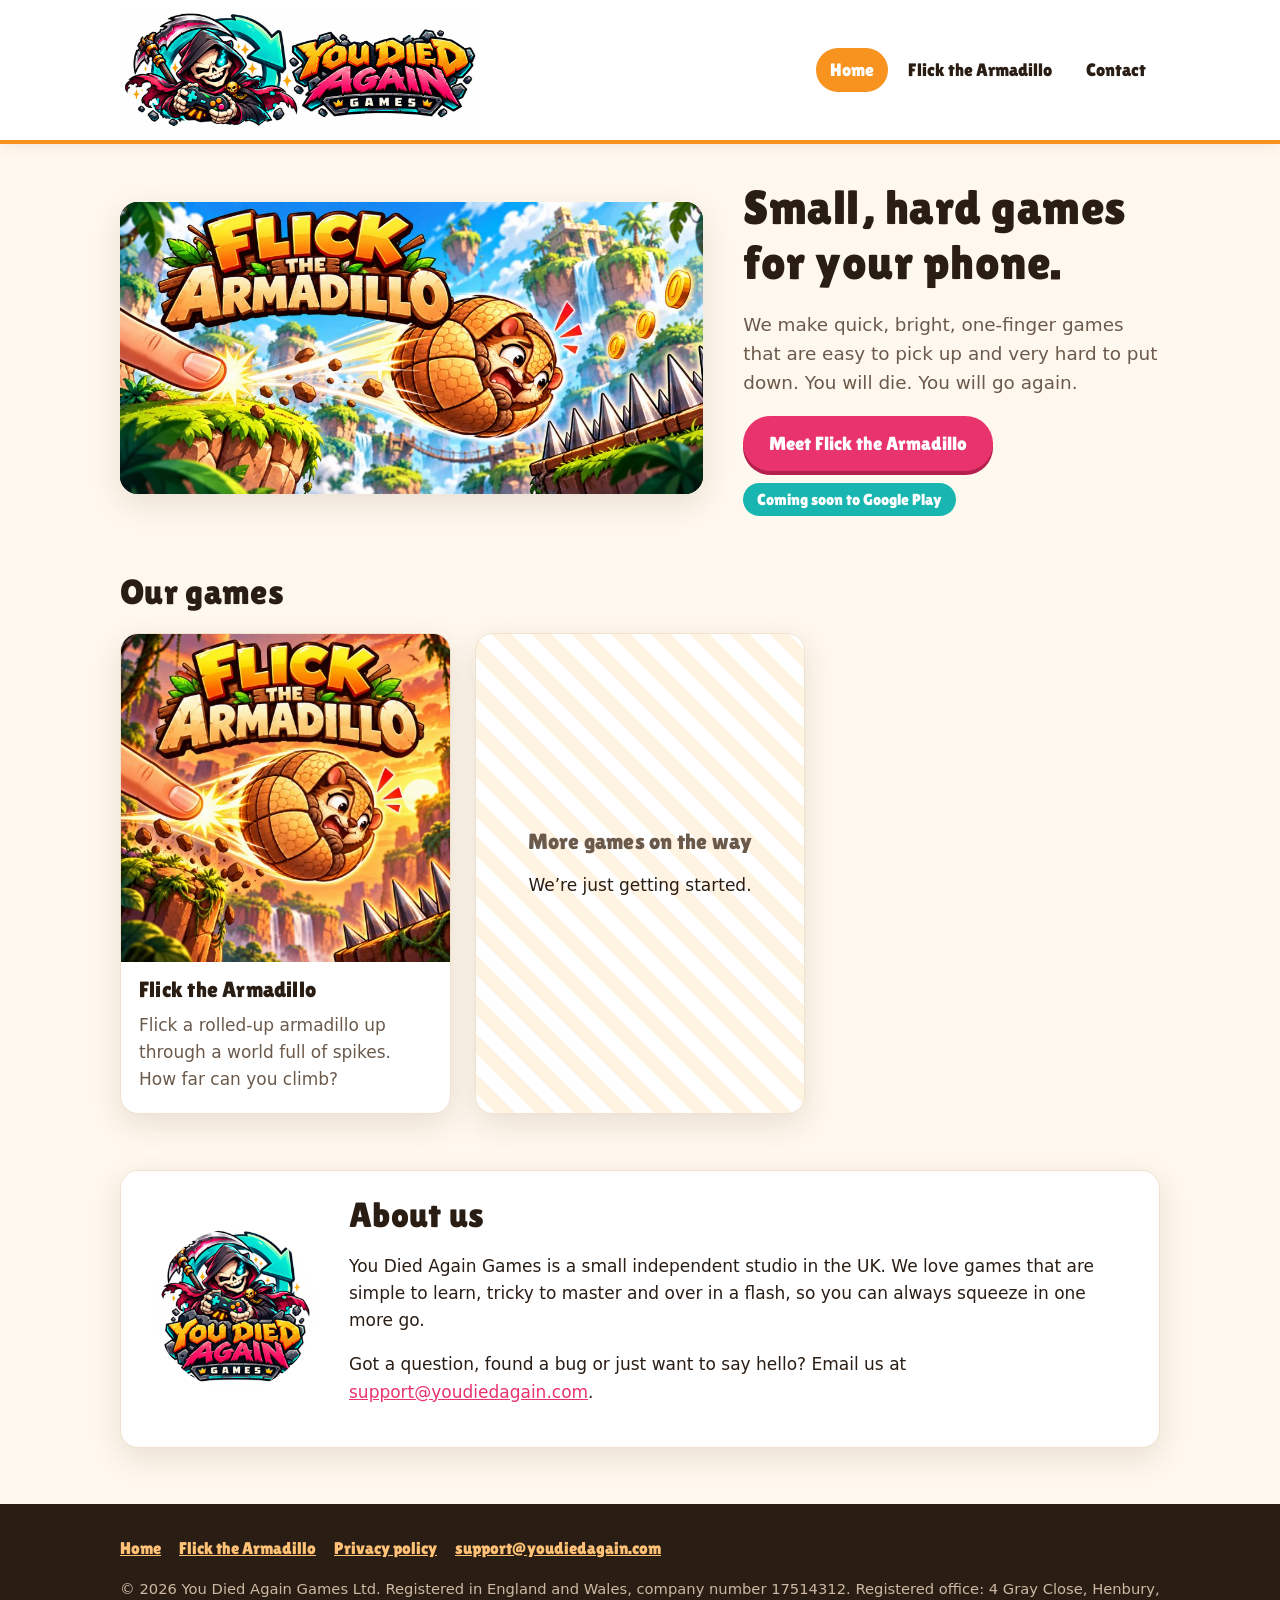
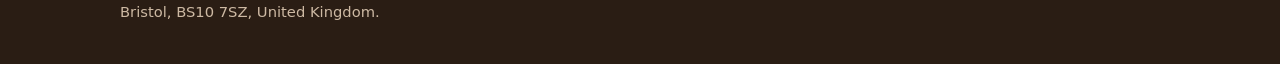
<file: index.html>
<!doctype html>
<html lang="en-GB">
<head>
<meta charset="utf-8">
<meta name="viewport" content="width=device-width, initial-scale=1">
<title>You Died Again Games – small, hard games for your phone</title>
<meta name="description" content="You Died Again Games is a small independent UK studio making quick, bright, one-finger mobile games. Our first game, Flick the Armadillo, is coming soon to Google Play.">
<link rel="icon" type="image/png" href="assets/img/favicon-64.png">
<link rel="apple-touch-icon" href="assets/img/apple-touch-icon.png">
<link rel="stylesheet" href="assets/styles.css">
<meta property="og:type" content="website">
<meta property="og:title" content="You Died Again Games">
<meta property="og:description" content="Small, hard games for your phone. Our first game, Flick the Armadillo, is coming soon.">
<meta property="og:image" content="https://youdiedagain.com/assets/img/flick-banner-1.jpg">
<meta property="og:url" content="https://youdiedagain.com/">
<meta name="twitter:card" content="summary_large_image">
</head>
<body>

<header class="site-header">
  <div class="wrap">
    <a class="brand" href="index.html"><img src="assets/img/logo-wide.jpg" alt="You Died Again Games" width="1200" height="400"></a>
    <nav class="nav" aria-label="Main">
      <a href="index.html" aria-current="page">Home</a>
      <a href="flick-the-armadillo/">Flick the Armadillo</a>
      <a href="mailto:support@youdiedagain.com">Contact</a>
    </nav>
  </div>
</header>

<main>
  <div class="wrap">

    <section class="hero">
      <a class="hero-image" href="flick-the-armadillo/">
        <img src="assets/img/flick-banner-1.jpg" alt="Flick the Armadillo: a rolled-up armadillo flicked through the air towards a row of spikes" width="1024" height="512">
      </a>
      <div class="hero-text">
        <h1>Small, hard games for your phone.</h1>
        <p>We make quick, bright, one-finger games that are easy to pick up and very hard to put down. You will die. You will go again.</p>
        <div class="hero-actions">
          <a class="btn" href="flick-the-armadillo/">Meet Flick the Armadillo</a>
          <span class="pill">Coming soon to Google Play</span>
        </div>
      </div>
    </section>

    <section class="section" id="games">
      <h2>Our games</h2>
      <div class="games">
        <a class="card game-card" href="flick-the-armadillo/">
          <img src="assets/img/flick-square.jpg" alt="Flick the Armadillo" width="512" height="512">
          <div class="body">
            <h3>Flick the Armadillo</h3>
            <p>Flick a rolled-up armadillo up through a world full of spikes. How far can you climb?</p>
          </div>
        </a>
        <div class="card coming-card">
          <div>
            <h3>More games on the way</h3>
            <p>We’re just getting started.</p>
          </div>
        </div>
      </div>
    </section>

    <section class="section" id="about">
      <div class="card about">
        <img src="assets/img/studio-logo.jpg" alt="" width="512" height="512">
        <div>
          <h2>About us</h2>
          <p>You Died Again Games is a small independent studio in the UK. We love games that are simple to learn, tricky to master and over in a flash, so you can always squeeze in one more go.</p>
          <p>Got a question, found a bug or just want to say hello? Email us at <a href="mailto:support@youdiedagain.com">support@youdiedagain.com</a>.</p>
        </div>
      </div>
    </section>

  </div>
</main>

<footer class="site-footer">
  <div class="wrap">
    <div class="links">
      <a href="index.html">Home</a>
      <a href="flick-the-armadillo/">Flick the Armadillo</a>
      <a href="privacy.html">Privacy policy</a>
      <a href="mailto:support@youdiedagain.com">support@youdiedagain.com</a>
    </div>
    <p class="legal">© 2026 You Died Again Games Ltd. Registered in England and Wales, company number 17514312. Registered office: 4 Gray Close, Henbury, Bristol, BS10 7SZ, United Kingdom.</p>
  </div>
</footer>

</body>
</html>
</file>
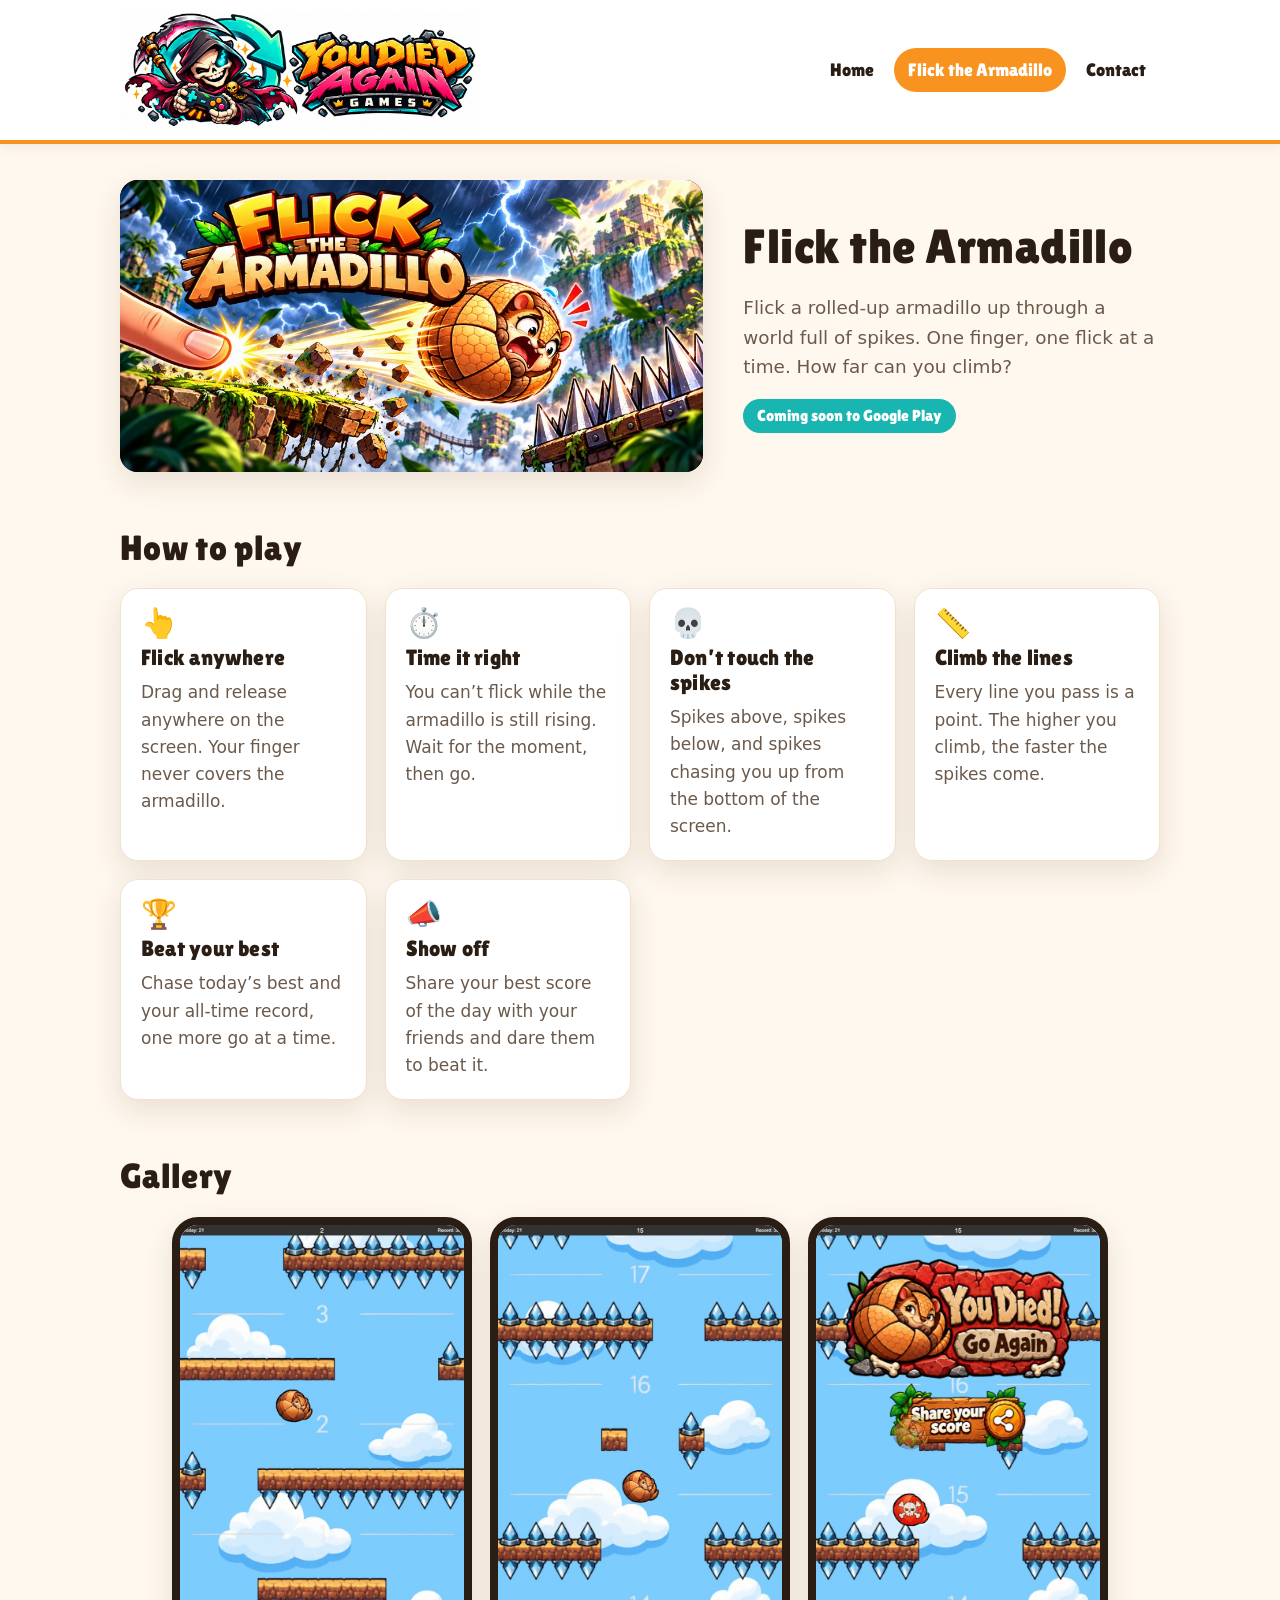
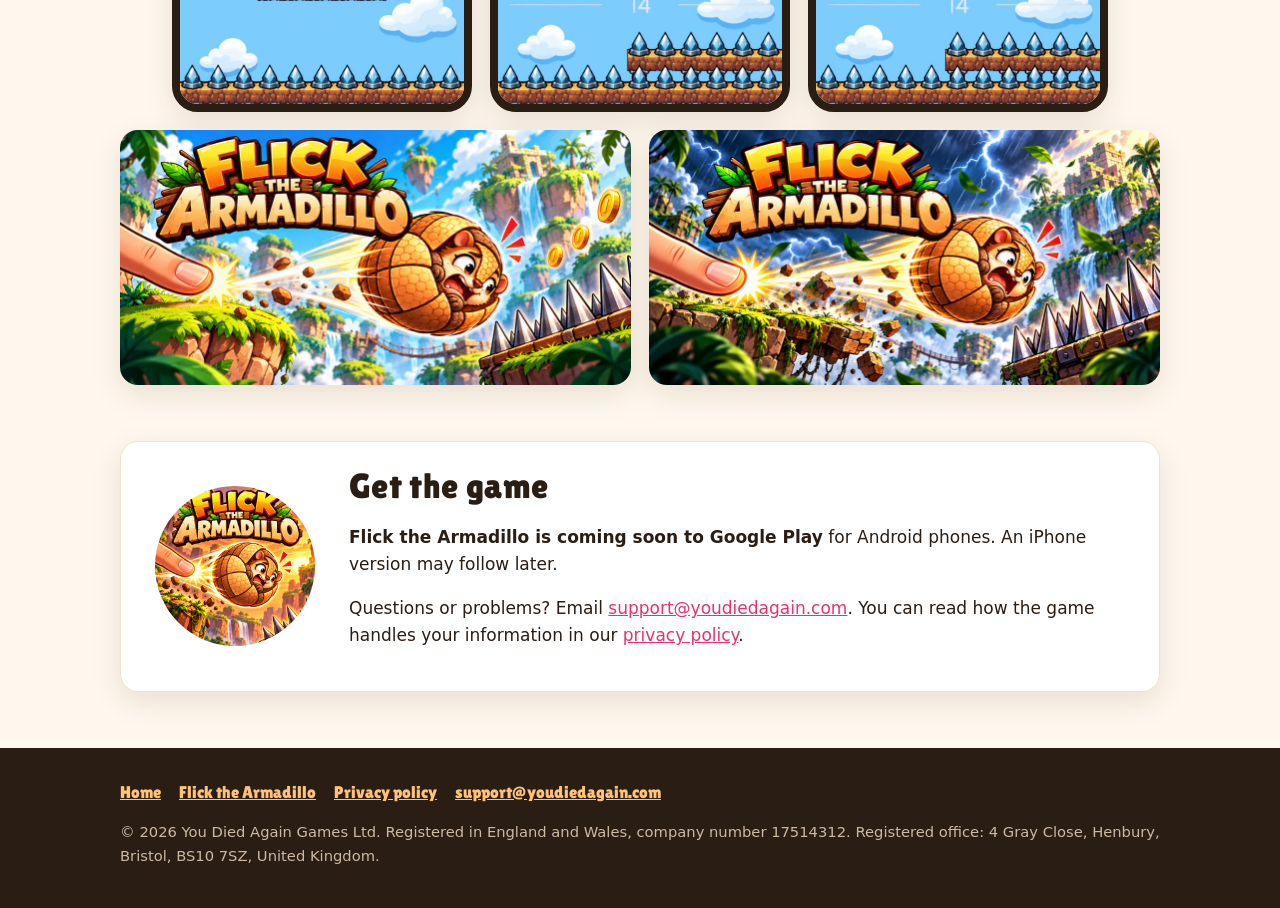
<file: flick-the-armadillo/index.html>
<!doctype html>
<html lang="en-GB">
<head>
<meta charset="utf-8">
<meta name="viewport" content="width=device-width, initial-scale=1">
<title>Flick the Armadillo – You Died Again Games</title>
<meta name="description" content="Flick a rolled-up armadillo up through a world full of spikes. A one-finger mobile game from You Died Again Games, coming soon to Google Play.">
<link rel="icon" type="image/png" href="../assets/img/favicon-64.png">
<link rel="apple-touch-icon" href="../assets/img/apple-touch-icon.png">
<link rel="stylesheet" href="../assets/styles.css">
<meta property="og:type" content="website">
<meta property="og:title" content="Flick the Armadillo">
<meta property="og:description" content="Flick a rolled-up armadillo up through a world full of spikes. How far can you climb?">
<meta property="og:image" content="https://youdiedagain.com/assets/img/flick-banner-2.jpg">
<meta property="og:url" content="https://youdiedagain.com/flick-the-armadillo/">
<meta name="twitter:card" content="summary_large_image">
</head>
<body>

<header class="site-header">
  <div class="wrap">
    <a class="brand" href="../index.html"><img src="../assets/img/logo-wide.jpg" alt="You Died Again Games" width="1200" height="400"></a>
    <nav class="nav" aria-label="Main">
      <a href="../index.html">Home</a>
      <a href="./" aria-current="page">Flick the Armadillo</a>
      <a href="mailto:support@youdiedagain.com">Contact</a>
    </nav>
  </div>
</header>

<main>
  <div class="wrap">

    <section class="hero">
      <div class="hero-image">
        <img src="../assets/img/flick-banner-2.jpg" alt="Flick the Armadillo: a rolled-up armadillo flicked off a crumbling ledge in a stormy jungle" width="1024" height="512">
      </div>
      <div class="hero-text">
        <h1>Flick the Armadillo</h1>
        <p>Flick a rolled-up armadillo up through a world full of spikes. One finger, one flick at a time. How far can you climb?</p>
        <div class="hero-actions">
          <span class="pill">Coming soon to Google Play</span>
        </div>
      </div>
    </section>

    <section class="section">
      <h2>How to play</h2>
      <div class="features">
        <div class="card feature">
          <div class="icon" aria-hidden="true">👆</div>
          <h3>Flick anywhere</h3>
          <p>Drag and release anywhere on the screen. Your finger never covers the armadillo.</p>
        </div>
        <div class="card feature">
          <div class="icon" aria-hidden="true">⏱️</div>
          <h3>Time it right</h3>
          <p>You can’t flick while the armadillo is still rising. Wait for the moment, then go.</p>
        </div>
        <div class="card feature">
          <div class="icon" aria-hidden="true">💀</div>
          <h3>Don’t touch the spikes</h3>
          <p>Spikes above, spikes below, and spikes chasing you up from the bottom of the screen.</p>
        </div>
        <div class="card feature">
          <div class="icon" aria-hidden="true">📏</div>
          <h3>Climb the lines</h3>
          <p>Every line you pass is a point. The higher you climb, the faster the spikes come.</p>
        </div>
        <div class="card feature">
          <div class="icon" aria-hidden="true">🏆</div>
          <h3>Beat your best</h3>
          <p>Chase today’s best and your all-time record, one more go at a time.</p>
        </div>
        <div class="card feature">
          <div class="icon" aria-hidden="true">📣</div>
          <h3>Show off</h3>
          <p>Share your best score of the day with your friends and dare them to beat it.</p>
        </div>
      </div>
    </section>

    <section class="section">
      <h2>Gallery</h2>
      <!-- More gameplay screenshots can go in .shots (portrait phone shots, 720 px wide). -->
      <div class="gallery-mixed">
        <div class="shots">
          <img src="../assets/img/flick-screenshot-1.jpg" alt="Gameplay: the armadillo flying up past level line 2 between spiked ledges" width="720" height="1215">
          <img src="../assets/img/flick-screenshot-2.jpg" alt="Gameplay: higher up, the armadillo climbing past line 15 towards a gap between spiky ledges" width="720" height="1215">
          <img src="../assets/img/flick-screenshot-3.jpg" alt="The You Died! Go Again screen, with the Share your score button" width="720" height="1215">
        </div>
        <div class="banners">
          <img src="../assets/img/flick-banner-1.jpg" alt="The armadillo flicked towards a row of spikes in a sunny jungle" width="1024" height="512">
          <img src="../assets/img/flick-banner-2.jpg" alt="The armadillo flicked off a crumbling ledge in a stormy jungle" width="1024" height="512">
        </div>
      </div>
    </section>

    <section class="section">
      <div class="card about">
        <img src="../assets/img/flick-square.jpg" alt="" width="512" height="512">
        <div>
          <h2>Get the game</h2>
          <p><strong>Flick the Armadillo is coming soon to Google Play</strong> for Android phones. An iPhone version may follow later.</p>
          <!-- When the game is live, add the official Google Play badge here (and the App Store badge for the iPhone version). -->
          <p>Questions or problems? Email <a href="mailto:support@youdiedagain.com">support@youdiedagain.com</a>. You can read how the game handles your information in our <a href="../privacy.html">privacy policy</a>.</p>
        </div>
      </div>
    </section>

  </div>
</main>

<footer class="site-footer">
  <div class="wrap">
    <div class="links">
      <a href="../index.html">Home</a>
      <a href="./">Flick the Armadillo</a>
      <a href="../privacy.html">Privacy policy</a>
      <a href="mailto:support@youdiedagain.com">support@youdiedagain.com</a>
    </div>
    <p class="legal">© 2026 You Died Again Games Ltd. Registered in England and Wales, company number 17514312. Registered office: 4 Gray Close, Henbury, Bristol, BS10 7SZ, United Kingdom.</p>
  </div>
</footer>

</body>
</html>
</file>
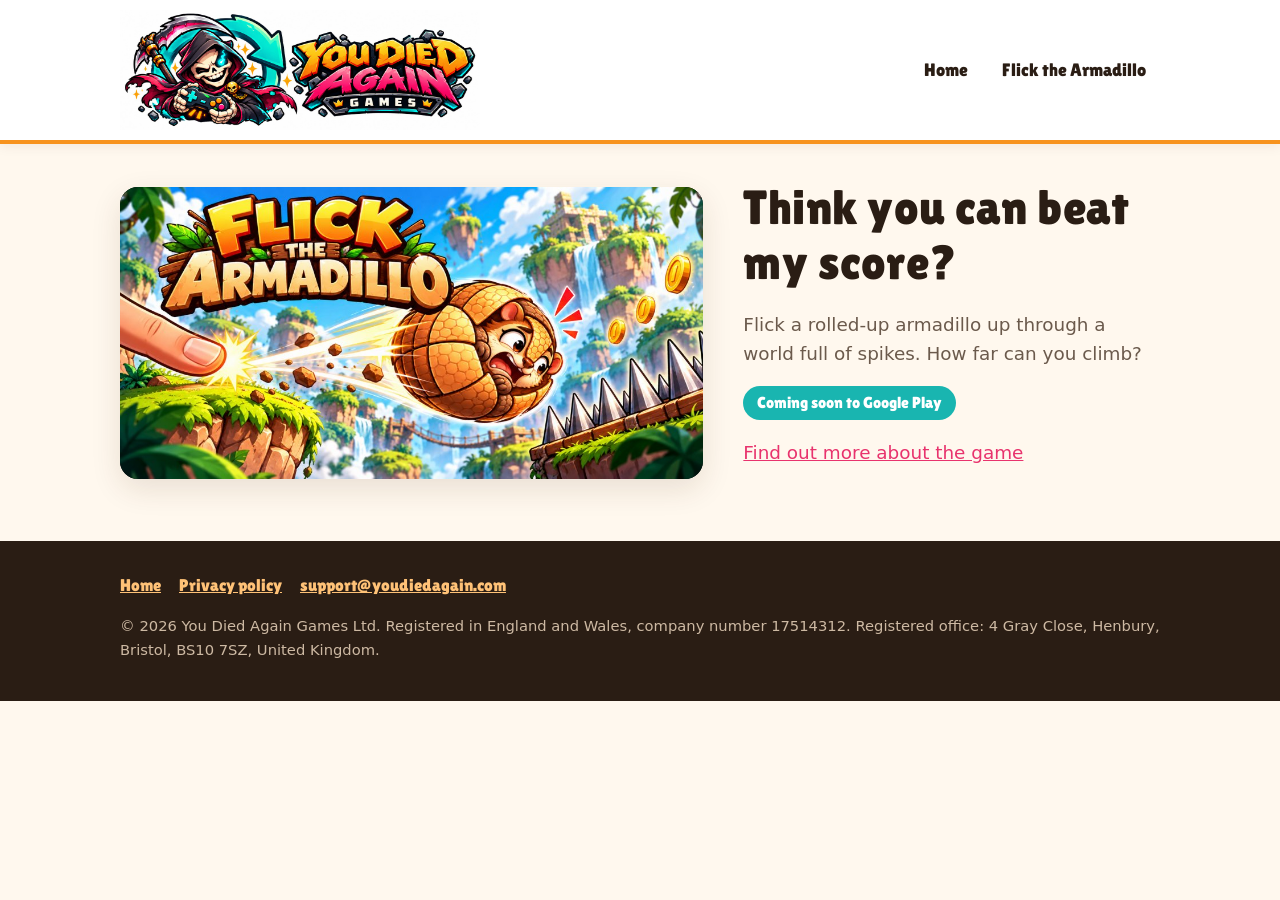
<file: flick/index.html>
<!doctype html>
<html lang="en-GB">
<head>
<meta charset="utf-8">
<meta name="viewport" content="width=device-width, initial-scale=1">
<title>Flick the Armadillo – get the game</title>
<meta name="description" content="Get Flick the Armadillo, a one-finger mobile game from You Died Again Games.">
<link rel="icon" type="image/png" href="../assets/img/favicon-64.png">
<link rel="apple-touch-icon" href="../assets/img/apple-touch-icon.png">
<link rel="stylesheet" href="../assets/styles.css">
<!-- Link previews when the share link is posted in chats and social media. -->
<meta property="og:type" content="website">
<meta property="og:title" content="Flick the Armadillo">
<meta property="og:description" content="Flick a rolled-up armadillo up through a world full of spikes. Can you beat my score?">
<meta property="og:image" content="https://youdiedagain.com/assets/img/flick-banner-1.jpg">
<meta property="og:url" content="https://youdiedagain.com/flick/">
<meta name="twitter:card" content="summary_large_image">

<script>
  // The link the game shares (https://youdiedagain.com/flick).
  // Android phones go straight to Google Play and iPhones to the App Store, once the game is live there.
  // Everyone else (computers, or before launch) sees this page.
  //
  // AT LAUNCH: set PLAY_LIVE to true. WHEN THE IPHONE VERSION IS OUT: paste its App Store link into APP_STORE_URL.
  var PLAY_LIVE = false;
  var PLAY_URL = "https://play.google.com/store/apps/details?id=com.dan.flickthearmadillo";
  var APP_STORE_URL = "";

  (function () {
    var ua = navigator.userAgent || "";
    var isAndroid = /Android/i.test(ua);
    var isIOS = /iPhone|iPad|iPod/i.test(ua) || (/Macintosh/.test(ua) && navigator.maxTouchPoints > 1);
    if (isAndroid && PLAY_LIVE) location.replace(PLAY_URL);
    else if (isIOS && APP_STORE_URL) location.replace(APP_STORE_URL);
  })();
</script>
</head>
<body>

<header class="site-header">
  <div class="wrap">
    <a class="brand" href="../index.html"><img src="../assets/img/logo-wide.jpg" alt="You Died Again Games" width="1200" height="400"></a>
    <nav class="nav" aria-label="Main">
      <a href="../index.html">Home</a>
      <a href="../flick-the-armadillo/">Flick the Armadillo</a>
    </nav>
  </div>
</header>

<main>
  <div class="wrap">
    <section class="hero">
      <div class="hero-image">
        <img src="../assets/img/flick-banner-1.jpg" alt="Flick the Armadillo" width="1024" height="512">
      </div>
      <div class="hero-text">
        <h1>Think you can beat my score?</h1>
        <p>Flick a rolled-up armadillo up through a world full of spikes. How far can you climb?</p>
        <div class="hero-actions" id="stores">
          <span class="pill" id="coming-soon">Coming soon to Google Play</span>
        </div>
        <p style="margin-top:18px"><a href="../flick-the-armadillo/">Find out more about the game</a></p>
      </div>
    </section>
  </div>
</main>

<footer class="site-footer">
  <div class="wrap">
    <div class="links">
      <a href="../index.html">Home</a>
      <a href="../privacy.html">Privacy policy</a>
      <a href="mailto:support@youdiedagain.com">support@youdiedagain.com</a>
    </div>
    <p class="legal">© 2026 You Died Again Games Ltd. Registered in England and Wales, company number 17514312. Registered office: 4 Gray Close, Henbury, Bristol, BS10 7SZ, United Kingdom.</p>
  </div>
</footer>

<script>
  // On this page (computers, or before launch): show a button for each store the game is live on.
  (function () {
    var stores = document.getElementById("stores");
    var added = false;
    if (PLAY_LIVE) { stores.insertAdjacentHTML("beforeend", '<a class="btn" href="' + PLAY_URL + '">Get it on Google Play</a>'); added = true; }
    if (APP_STORE_URL) { stores.insertAdjacentHTML("beforeend", '<a class="btn secondary" href="' + APP_STORE_URL + '">Download on the App Store</a>'); added = true; }
    if (added) document.getElementById("coming-soon").remove();
  })();
</script>

</body>
</html>
</file>
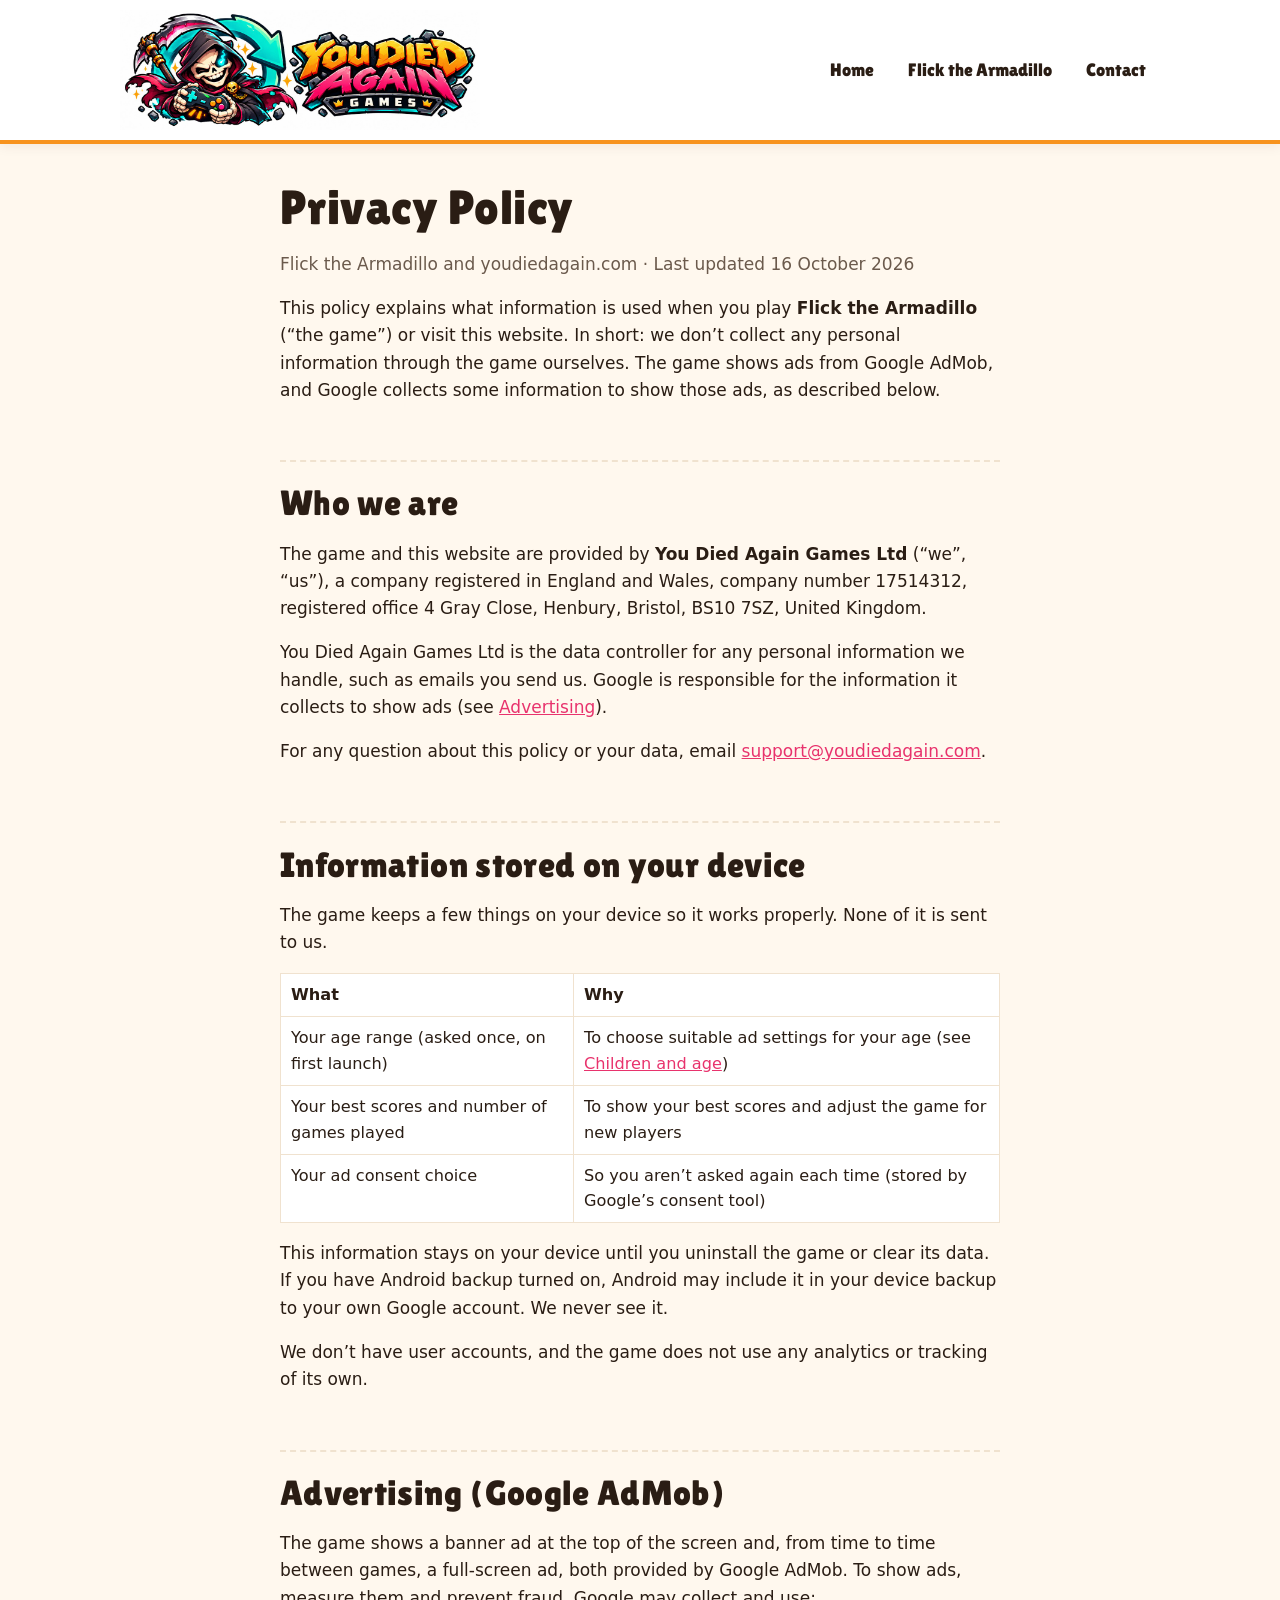
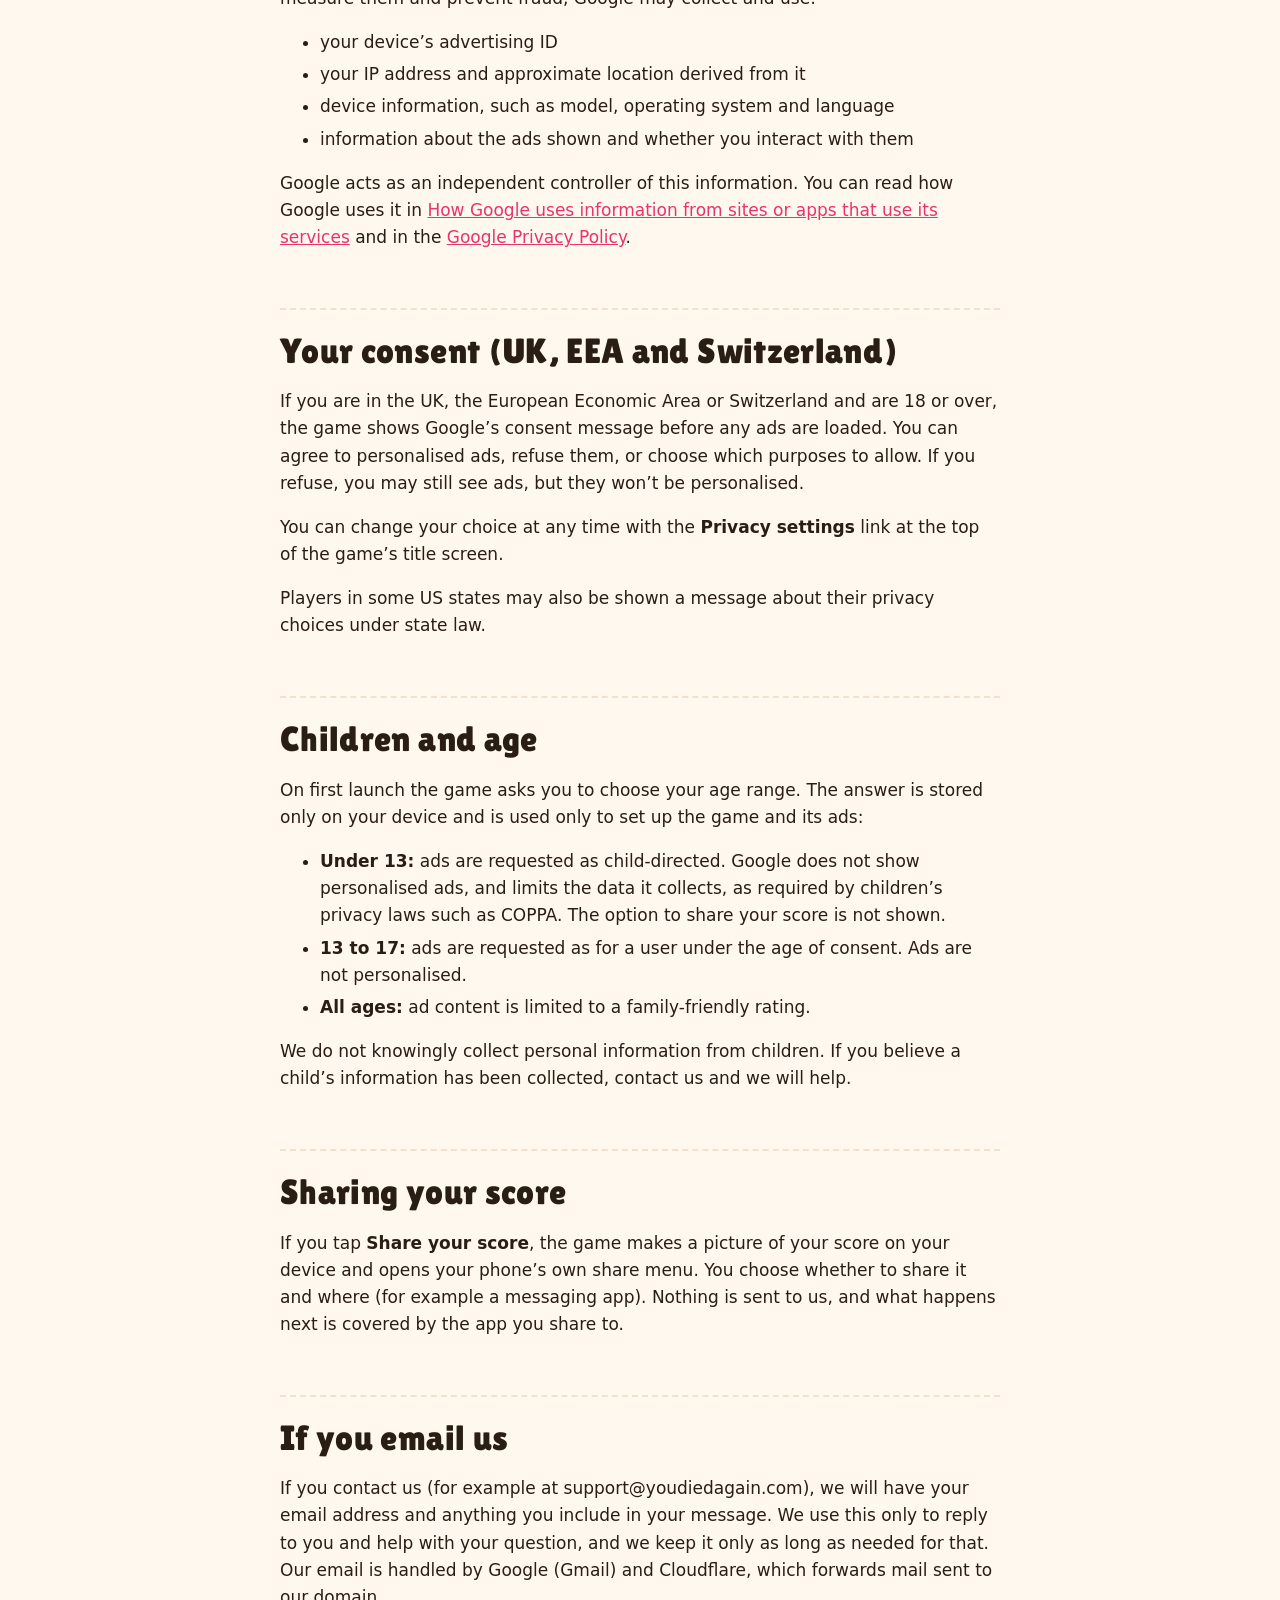
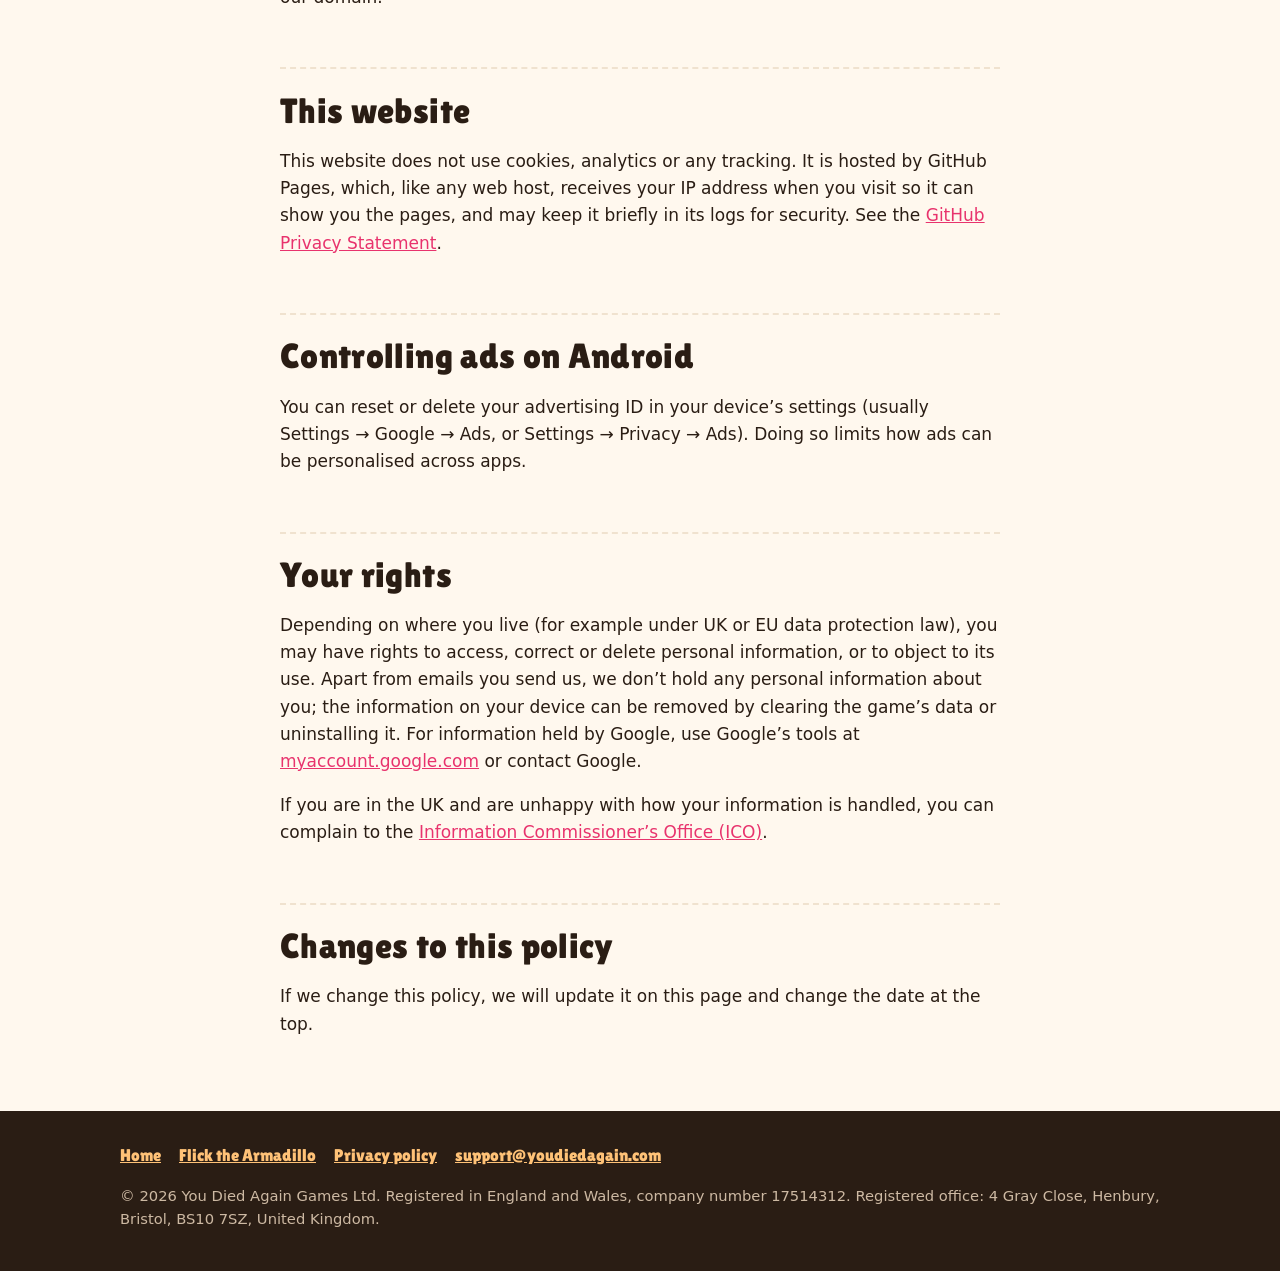
<file: privacy.html>
<!doctype html>
<html lang="en-GB">
<head>
<meta charset="utf-8">
<meta name="viewport" content="width=device-width, initial-scale=1">
<title>Privacy Policy – You Died Again Games</title>
<meta name="description" content="How Flick the Armadillo and the You Died Again Games website handle your information.">
<link rel="icon" type="image/png" href="assets/img/favicon-64.png">
<link rel="apple-touch-icon" href="assets/img/apple-touch-icon.png">
<link rel="stylesheet" href="assets/styles.css">
</head>
<body>

<header class="site-header">
  <div class="wrap">
    <a class="brand" href="index.html"><img src="assets/img/logo-wide.jpg" alt="You Died Again Games" width="1200" height="400"></a>
    <nav class="nav" aria-label="Main">
      <a href="index.html">Home</a>
      <a href="flick-the-armadillo/">Flick the Armadillo</a>
      <a href="mailto:support@youdiedagain.com">Contact</a>
    </nav>
  </div>
</header>

<main>
<div class="wrap prose">
<h1>Privacy Policy</h1>
<p class="meta">Flick the Armadillo and youdiedagain.com · Last updated 16 October 2026</p>

<p>This policy explains what information is used when you play <strong>Flick the Armadillo</strong> (“the game”) or visit this website. In short: we don’t collect any personal information through the game ourselves. The game shows ads from Google AdMob, and Google collects some information to show those ads, as described below.</p>

<h2>Who we are</h2>
<p>The game and this website are provided by <strong>You Died Again Games Ltd</strong> (“we”, “us”), a company registered in England and Wales, company number 17514312, registered office 4 Gray Close, Henbury, Bristol, BS10 7SZ, United Kingdom.</p>
<p>You Died Again Games Ltd is the data controller for any personal information we handle, such as emails you send us. Google is responsible for the information it collects to show ads (see <a href="#advertising">Advertising</a>).</p>
<p>For any question about this policy or your data, email <a href="mailto:support@youdiedagain.com">support@youdiedagain.com</a>.</p>

<h2>Information stored on your device</h2>
<p>The game keeps a few things on your device so it works properly. None of it is sent to us.</p>
<table>
  <tr><th>What</th><th>Why</th></tr>
  <tr><td>Your age range (asked once, on first launch)</td><td>To choose suitable ad settings for your age (see <a href="#children">Children and age</a>)</td></tr>
  <tr><td>Your best scores and number of games played</td><td>To show your best scores and adjust the game for new players</td></tr>
  <tr><td>Your ad consent choice</td><td>So you aren’t asked again each time (stored by Google’s consent tool)</td></tr>
</table>
<p>This information stays on your device until you uninstall the game or clear its data. If you have Android backup turned on, Android may include it in your device backup to your own Google account. We never see it.</p>
<p>We don’t have user accounts, and the game does not use any analytics or tracking of its own.</p>

<h2 id="advertising">Advertising (Google AdMob)</h2>
<p>The game shows a banner ad at the top of the screen and, from time to time between games, a full-screen ad, both provided by Google AdMob. To show ads, measure them and prevent fraud, Google may collect and use:</p>
<ul>
  <li>your device’s advertising ID</li>
  <li>your IP address and approximate location derived from it</li>
  <li>device information, such as model, operating system and language</li>
  <li>information about the ads shown and whether you interact with them</li>
</ul>
<p>Google acts as an independent controller of this information. You can read how Google uses it in <a href="https://policies.google.com/technologies/partner-sites">How Google uses information from sites or apps that use its services</a> and in the <a href="https://policies.google.com/privacy">Google Privacy Policy</a>.</p>

<h2>Your consent (UK, EEA and Switzerland)</h2>
<p>If you are in the UK, the European Economic Area or Switzerland and are 18 or over, the game shows Google’s consent message before any ads are loaded. You can agree to personalised ads, refuse them, or choose which purposes to allow. If you refuse, you may still see ads, but they won’t be personalised.</p>
<p>You can change your choice at any time with the <strong>Privacy settings</strong> link at the top of the game’s title screen.</p>
<p>Players in some US states may also be shown a message about their privacy choices under state law.</p>

<h2 id="children">Children and age</h2>
<p>On first launch the game asks you to choose your age range. The answer is stored only on your device and is used only to set up the game and its ads:</p>
<ul>
  <li><strong>Under 13:</strong> ads are requested as child-directed. Google does not show personalised ads, and limits the data it collects, as required by children’s privacy laws such as COPPA. The option to share your score is not shown.</li>
  <li><strong>13 to 17:</strong> ads are requested as for a user under the age of consent. Ads are not personalised.</li>
  <li><strong>All ages:</strong> ad content is limited to a family-friendly rating.</li>
</ul>
<p>We do not knowingly collect personal information from children. If you believe a child’s information has been collected, contact us and we will help.</p>

<h2>Sharing your score</h2>
<p>If you tap <strong>Share your score</strong>, the game makes a picture of your score on your device and opens your phone’s own share menu. You choose whether to share it and where (for example a messaging app). Nothing is sent to us, and what happens next is covered by the app you share to.</p>

<h2>If you email us</h2>
<p>If you contact us (for example at support@youdiedagain.com), we will have your email address and anything you include in your message. We use this only to reply to you and help with your question, and we keep it only as long as needed for that. Our email is handled by Google (Gmail) and Cloudflare, which forwards mail sent to our domain.</p>

<h2>This website</h2>
<p>This website does not use cookies, analytics or any tracking. It is hosted by GitHub Pages, which, like any web host, receives your IP address when you visit so it can show you the pages, and may keep it briefly in its logs for security. See the <a href="https://docs.github.com/en/site-policy/privacy-policies/github-general-privacy-statement">GitHub Privacy Statement</a>.</p>

<h2>Controlling ads on Android</h2>
<p>You can reset or delete your advertising ID in your device’s settings (usually Settings → Google → Ads, or Settings → Privacy → Ads). Doing so limits how ads can be personalised across apps.</p>

<h2>Your rights</h2>
<p>Depending on where you live (for example under UK or EU data protection law), you may have rights to access, correct or delete personal information, or to object to its use. Apart from emails you send us, we don’t hold any personal information about you; the information on your device can be removed by clearing the game’s data or uninstalling it. For information held by Google, use Google’s tools at <a href="https://myaccount.google.com">myaccount.google.com</a> or contact Google.</p>
<p>If you are in the UK and are unhappy with how your information is handled, you can complain to the <a href="https://ico.org.uk/make-a-complaint/">Information Commissioner’s Office (ICO)</a>.</p>

<h2>Changes to this policy</h2>
<p>If we change this policy, we will update it on this page and change the date at the top.</p>
</div>
</main>

<footer class="site-footer">
  <div class="wrap">
    <div class="links">
      <a href="index.html">Home</a>
      <a href="flick-the-armadillo/">Flick the Armadillo</a>
      <a href="privacy.html">Privacy policy</a>
      <a href="mailto:support@youdiedagain.com">support@youdiedagain.com</a>
    </div>
    <p class="legal">© 2026 You Died Again Games Ltd. Registered in England and Wales, company number 17514312. Registered office: 4 Gray Close, Henbury, Bristol, BS10 7SZ, United Kingdom.</p>
  </div>
</footer>

</body>
</html>
</file>
<file: assets/styles.css>
/* You Died Again Games — shared styles for every page. */

@font-face {
  font-family: "Lilita One";
  src: url("fonts/LilitaOne-latin.woff2") format("woff2");
  font-weight: 400;
  font-style: normal;
  font-display: swap;
}

:root {
  --bg: #fff8ee;          /* warm off-white page */
  --surface: #ffffff;
  --text: #2a1d14;        /* dark brown, like the game's lettering */
  --muted: #6b5a4c;
  --line: #f0e2cf;
  --orange: #f7931e;
  --orange-dark: #d9700a;
  --pink: #e8336d;
  --teal: #19b5b0;
  --shadow: 0 10px 30px rgba(74, 45, 20, 0.12);
  --radius: 18px;
  --heading: "Lilita One", "Arial Rounded MT Bold", "Trebuchet MS", system-ui, sans-serif;
  --body: system-ui, -apple-system, "Segoe UI", Roboto, Helvetica, Arial, sans-serif;
}

* { box-sizing: border-box; }

html { scroll-behavior: smooth; }

body {
  margin: 0;
  background: var(--bg);
  color: var(--text);
  font: 17px/1.6 var(--body);
}

img { max-width: 100%; height: auto; display: block; }

a { color: var(--pink); }
a:hover { color: var(--orange-dark); }

h1, h2, h3 {
  font-family: var(--heading);
  font-weight: 400;
  line-height: 1.15;
  letter-spacing: 0.01em;
  margin: 0 0 0.4em;
}
h1 { font-size: clamp(2rem, 5vw, 3rem); }
h2 { font-size: clamp(1.6rem, 3.6vw, 2.2rem); }
h3 { font-size: 1.35rem; }

.wrap { max-width: 1080px; margin: 0 auto; padding: 0 20px; }

/* ---------- Header ---------- */

.site-header {
  background: #fff;                 /* matches the logo's white background */
  border-bottom: 4px solid var(--orange);
  box-shadow: 0 2px 12px rgba(74, 45, 20, 0.08);
}
.site-header .wrap {
  display: flex;
  align-items: center;
  justify-content: space-between;
  gap: 16px;
  padding-top: 10px;
  padding-bottom: 10px;
}
.brand img { height: 120px; width: auto; }

.nav { display: flex; gap: 6px; flex-wrap: wrap; justify-content: flex-end; }
.nav a {
  font-family: var(--heading);
  font-size: 1.1rem;
  color: var(--text);
  text-decoration: none;
  padding: 8px 14px;
  border-radius: 999px;
}
.nav a:hover { background: var(--line); color: var(--text); }
.nav a[aria-current="page"] { background: var(--orange); color: #fff; }

/* ---------- Buttons ---------- */

.btn {
  display: inline-block;
  font-family: var(--heading);
  font-size: 1.2rem;
  text-decoration: none;
  color: #fff;
  background: var(--pink);
  padding: 12px 26px;
  border-radius: 999px;
  box-shadow: 0 4px 0 #b3204f;
  transition: transform 0.08s ease, box-shadow 0.08s ease;
}
.btn:hover { color: #fff; transform: translateY(-1px); box-shadow: 0 5px 0 #b3204f; }
.btn:active { transform: translateY(3px); box-shadow: 0 1px 0 #b3204f; }
.btn.secondary { background: var(--teal); box-shadow: 0 4px 0 #0f7f7b; }
.btn.secondary:hover { box-shadow: 0 5px 0 #0f7f7b; }

.pill {
  display: inline-block;
  font-family: var(--heading);
  font-size: 1rem;
  background: var(--teal);
  color: #fff;
  padding: 4px 14px;
  border-radius: 999px;
}

/* ---------- Sections ---------- */

main { padding: 36px 0 56px; }

.hero {
  display: grid;
  gap: 24px;
  align-items: center;
}
.hero-image {
  border-radius: var(--radius);
  overflow: hidden;
  box-shadow: var(--shadow);
  background: #000;
}
.hero-image img { width: 100%; aspect-ratio: 2 / 1; object-fit: cover; }
.hero-text p { font-size: 1.15rem; color: var(--muted); margin: 0 0 18px; }
.hero-actions { display: flex; gap: 12px; flex-wrap: wrap; align-items: center; }

@media (min-width: 900px) {
  .hero { grid-template-columns: 1.4fr 1fr; gap: 40px; }
}

.section { margin-top: 56px; }
.section > .intro { color: var(--muted); max-width: 680px; }

.card {
  background: var(--surface);
  border: 1px solid var(--line);
  border-radius: var(--radius);
  box-shadow: var(--shadow);
  overflow: hidden;
}

.games { display: grid; gap: 24px; grid-template-columns: repeat(auto-fill, minmax(260px, 1fr)); margin-top: 20px; }
.game-card { text-decoration: none; color: inherit; display: flex; flex-direction: column; transition: transform 0.12s ease; }
.game-card:hover { transform: translateY(-4px); color: inherit; }
.game-card img { aspect-ratio: 1 / 1; object-fit: cover; }
.game-card .body { padding: 16px 18px 20px; }
.game-card p { margin: 6px 0 0; color: var(--muted); }

.coming-card {
  display: flex;
  align-items: center;
  justify-content: center;
  text-align: center;
  min-height: 260px;
  padding: 24px;
  background: repeating-linear-gradient(45deg, #fff, #fff 14px, #fff3e2 14px, #fff3e2 28px);
}
.coming-card h3 { color: var(--muted); }

.features { display: grid; gap: 18px; grid-template-columns: repeat(auto-fill, minmax(230px, 1fr)); margin-top: 20px; }
.feature { padding: 20px; }
.feature .icon { font-size: 1.8rem; line-height: 1; margin-bottom: 8px; }
.feature p { margin: 0; color: var(--muted); }

.about { display: grid; gap: 24px; align-items: center; padding: 24px; }
.about img { width: 160px; border-radius: 50%; margin: 0 auto; }
@media (min-width: 700px) { .about { grid-template-columns: 180px 1fr; } }

/* Gallery with a portrait gameplay screenshot beside the landscape promo images. */
.gallery-mixed { display: grid; gap: 18px; margin-top: 20px; }
.gallery-mixed .shots { display: grid; gap: 18px; grid-template-columns: repeat(3, minmax(0, 300px)); justify-content: center; }
.gallery-mixed .shots img {
  width: 100%;
  border-radius: 26px;
  border: 8px solid var(--text);          /* a simple phone-like frame */
  box-shadow: var(--shadow);
}
.gallery-mixed .banners { display: grid; gap: 18px; grid-template-columns: repeat(auto-fit, minmax(280px, 1fr)); }
.gallery-mixed .banners img { border-radius: var(--radius); box-shadow: var(--shadow); aspect-ratio: 2 / 1; object-fit: cover; width: 100%; }
@media (max-width: 640px) { .gallery-mixed .shots { gap: 8px; } .gallery-mixed .shots img { border-width: 4px; border-radius: 14px; } }

.gallery { display: grid; gap: 18px; grid-template-columns: repeat(auto-fit, minmax(300px, 1fr)); margin-top: 20px; }
.gallery img { border-radius: var(--radius); box-shadow: var(--shadow); aspect-ratio: 2 / 1; object-fit: cover; width: 100%; }

/* ---------- Long text pages (privacy) ---------- */

.prose { max-width: 760px; }
.prose h2 { margin-top: 1.6em; padding-top: 0.6em; border-top: 2px dashed var(--line); }
.prose .meta { color: var(--muted); margin-top: -0.2em; }
.prose table { border-collapse: collapse; width: 100%; margin: 0.5em 0; font-size: 0.95em; background: var(--surface); }
.prose th, .prose td { text-align: left; vertical-align: top; padding: 8px 10px; border: 1px solid var(--line); }
.prose li { margin: 0.3em 0; }

/* ---------- Footer ---------- */

.site-footer {
  background: var(--text);
  color: #f3e6d6;
  padding: 32px 0 40px;
  font-size: 0.92rem;
}
.site-footer a { color: #ffc277; }
.site-footer a:hover { color: #fff; }
.site-footer .links { display: flex; gap: 18px; flex-wrap: wrap; margin-bottom: 14px; font-family: var(--heading); font-size: 1.05rem; }
.site-footer .legal { color: #cdb9a3; margin: 0; }

/* ---------- Small screens ---------- */

@media (max-width: 640px) {
  .site-header .wrap { flex-direction: column; }
  .brand img { height: 84px; }
  .nav { justify-content: center; gap: 2px; }
  .nav a { font-size: 1rem; padding: 6px 10px; }
  body { font-size: 16px; }
}
</file>
